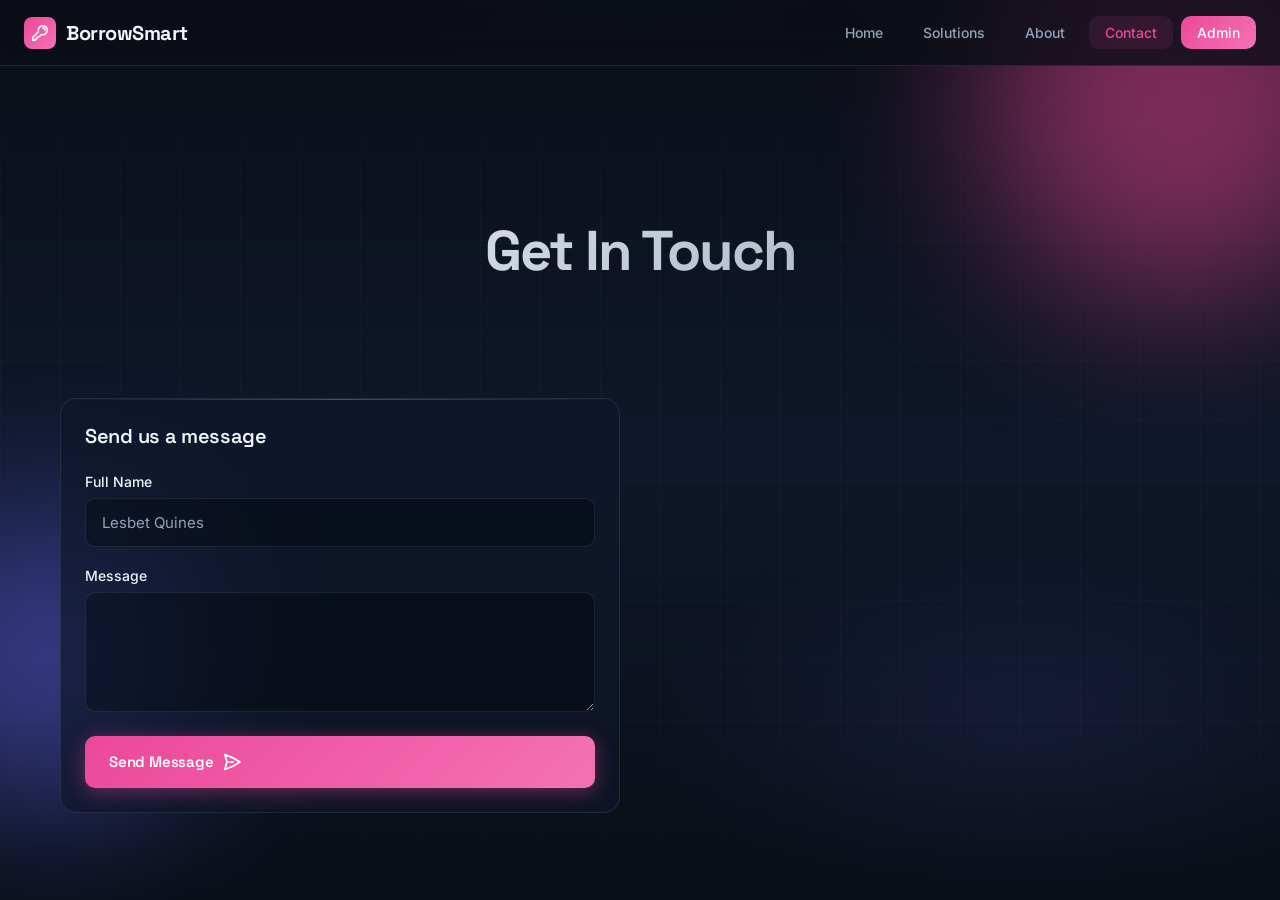
<file: contact.html>
<!DOCTYPE html>
<html>
<head>
<meta name="viewport" content="width=device-width, initial-scale=1">
<title>Contact Us - BorrowSmart</title>
<link rel="preconnect" href="https://fonts.googleapis.com">
<link rel="preconnect" href="https://fonts.gstatic.com" crossorigin>
<link href="https://fonts.googleapis.com/css2?family=Space+Grotesk:wght@300;400;500;600;700&family=Inter:wght@300;400;500;600&display=swap" rel="stylesheet">
<link rel="stylesheet" href="style.css">
</head>
<body>
<div class="bg-layer">
  <div class="bg-gradient"></div>
  <div class="bg-grid"></div>
  <div class="bg-orb bg-orb-1"></div>
  <div class="bg-orb bg-orb-2"></div>
</div>

<header class="header">
  <a href="index.html" class="logo">
    <div class="logo-icon">
      <svg xmlns="http://www.w3.org/2000/svg" fill="none" viewBox="0 0 24 24" stroke-width="2" stroke="currentColor">
        <path stroke-linecap="round" stroke-linejoin="round" d="M15.75 5.25a3 3 0 013 3m3 0a6 6 0 01-7.029 5.912c-.563-.097-1.159.026-1.563.43L10.5 17.25H8.25v2.25H6v2.25H2.25v-2.818c0-.597.237-1.17.659-1.591l6.499-6.499c.404-.404.527-1 .43-1.563A6 6 0 1121.75 8.25z" />
      </svg>
    </div>
    BorrowSmart
  </a>
  <button class="mobile-menu-btn" aria-label="Toggle menu">
    <svg xmlns="http://www.w3.org/2000/svg" fill="none" viewBox="0 0 24 24" stroke-width="2" stroke="currentColor">
      <path stroke-linecap="round" stroke-linejoin="round" d="M3.75 6.75h16.5M3.75 12h16.5m-16.5 5.25h16.5" />
    </svg>
  </button>
  <nav class="nav-links">
    <a href="index.html">Home</a>
    <a href="solutions.html">Solutions</a>
    <a href="about.html">About</a>
    <a href="contact.html" class="active">Contact</a>
    <a href="admin_message.html" class="nav-admin">Admin</a>
  </nav>
</header>

<div class="mobile-nav">
  <a href="index.html">Home</a>
  <a href="solutions.html">Solutions</a>
  <a href="about.html">About</a>
  <a href="contact.html" class="active">Contact</a>
  <a href="admin_message.html">Admin</a>
</div>

<div class="container container-wide">
  <div class="page-hero">
    <h1>Get In Touch</h1>
  </div>

  <div class="contact-grid">
    <div class="card animate-in animate-in-1">
      <h3 style="font-family: 'Space Grotesk', sans-serif; font-size: 20px; margin-bottom: 24px;">Send us a message</h3>
      <form id="contactForm" onsubmit="handleSubmit(event)">
        <div class="form-group">
          <label for="name">Full Name</label>
          <input type="text" id="name" placeholder="Lesbet Quines" required>
        </div>
        <div class="form-group">
          <label for="message">Message</label>
          <textarea id="message" placeholder="" required></textarea>
        </div>
        <button type="submit" class="btn-primary" style="width: 100%;">
          Send Message
          <svg xmlns="http://www.w3.org/2000/svg" fill="none" viewBox="0 0 24 24" stroke-width="2" stroke="currentColor" style="width: 20px; height: 20px;">
            <path stroke-linecap="round" stroke-linejoin="round" d="M6 12L3.269 3.126A59.768 59.768 0 0121.485 12 59.77 59.77 0 013.27 20.876L5.999 12zm0 0h7.5" />
          </svg>
        </button>
      </form>
    </div>
    
    </div>
  </div>
</div>

<!-- Success Popup -->
<div id="successPopup" class="popup">
  <div class="popupContent">
    <div style="width: 64px; height: 64px; background: rgba(16, 185, 129, 0.2); border-radius: 50%; display: flex; align-items: center; justify-content: center; margin: 0 auto 16px;">
      <svg xmlns="http://www.w3.org/2000/svg" fill="none" viewBox="0 0 24 24" stroke-width="2" stroke="var(--success)" style="width: 32px; height: 32px;">
        <path stroke-linecap="round" stroke-linejoin="round" d="M4.5 12.75l6 6 9-13.5" />
      </svg>
    </div>
    <h3>Message Sent</h3>
    <button class="btn-primary" style="width: 100%; margin-top: 20px;" onclick="closeSuccessPopup()">Got it</button>
  </div>
</div>

<script src="main.js"></script>
<script>
function handleSubmit(e) {
  e.preventDefault();
  
  const name = document.getElementById('name').value;
  const message = document.getElementById('message').value;
  
  // 1. Save message to localStorage for the Admin page
  const newMessage = {
    id: Date.now(),
    name: name,
    message: message,
    date: new Date().toLocaleString()
  };
  
  let messages = JSON.parse(localStorage.getItem('borrowSmartMessages')) || [];
  messages.unshift(newMessage); // Add to top of list
  localStorage.setItem('borrowSmartMessages', JSON.stringify(messages));

  // 2. Show UI Feedback
  document.getElementById('successPopup').classList.add('active');
  document.getElementById('contactForm').reset();
}

function closeSuccessPopup() {
  document.getElementById('successPopup').classList.remove('active');
}

// Close popup when clicking outside
document.getElementById('successPopup').addEventListener('click', function(e) {
  if (e.target === this) {
    closeSuccessPopup();
  }
});

// Keyboard accessibility
document.addEventListener('keydown', function(e) {
  if (e.key === 'Escape') {
    closeSuccessPopup();
  }
});
</script>
</body>
</html>
</file>
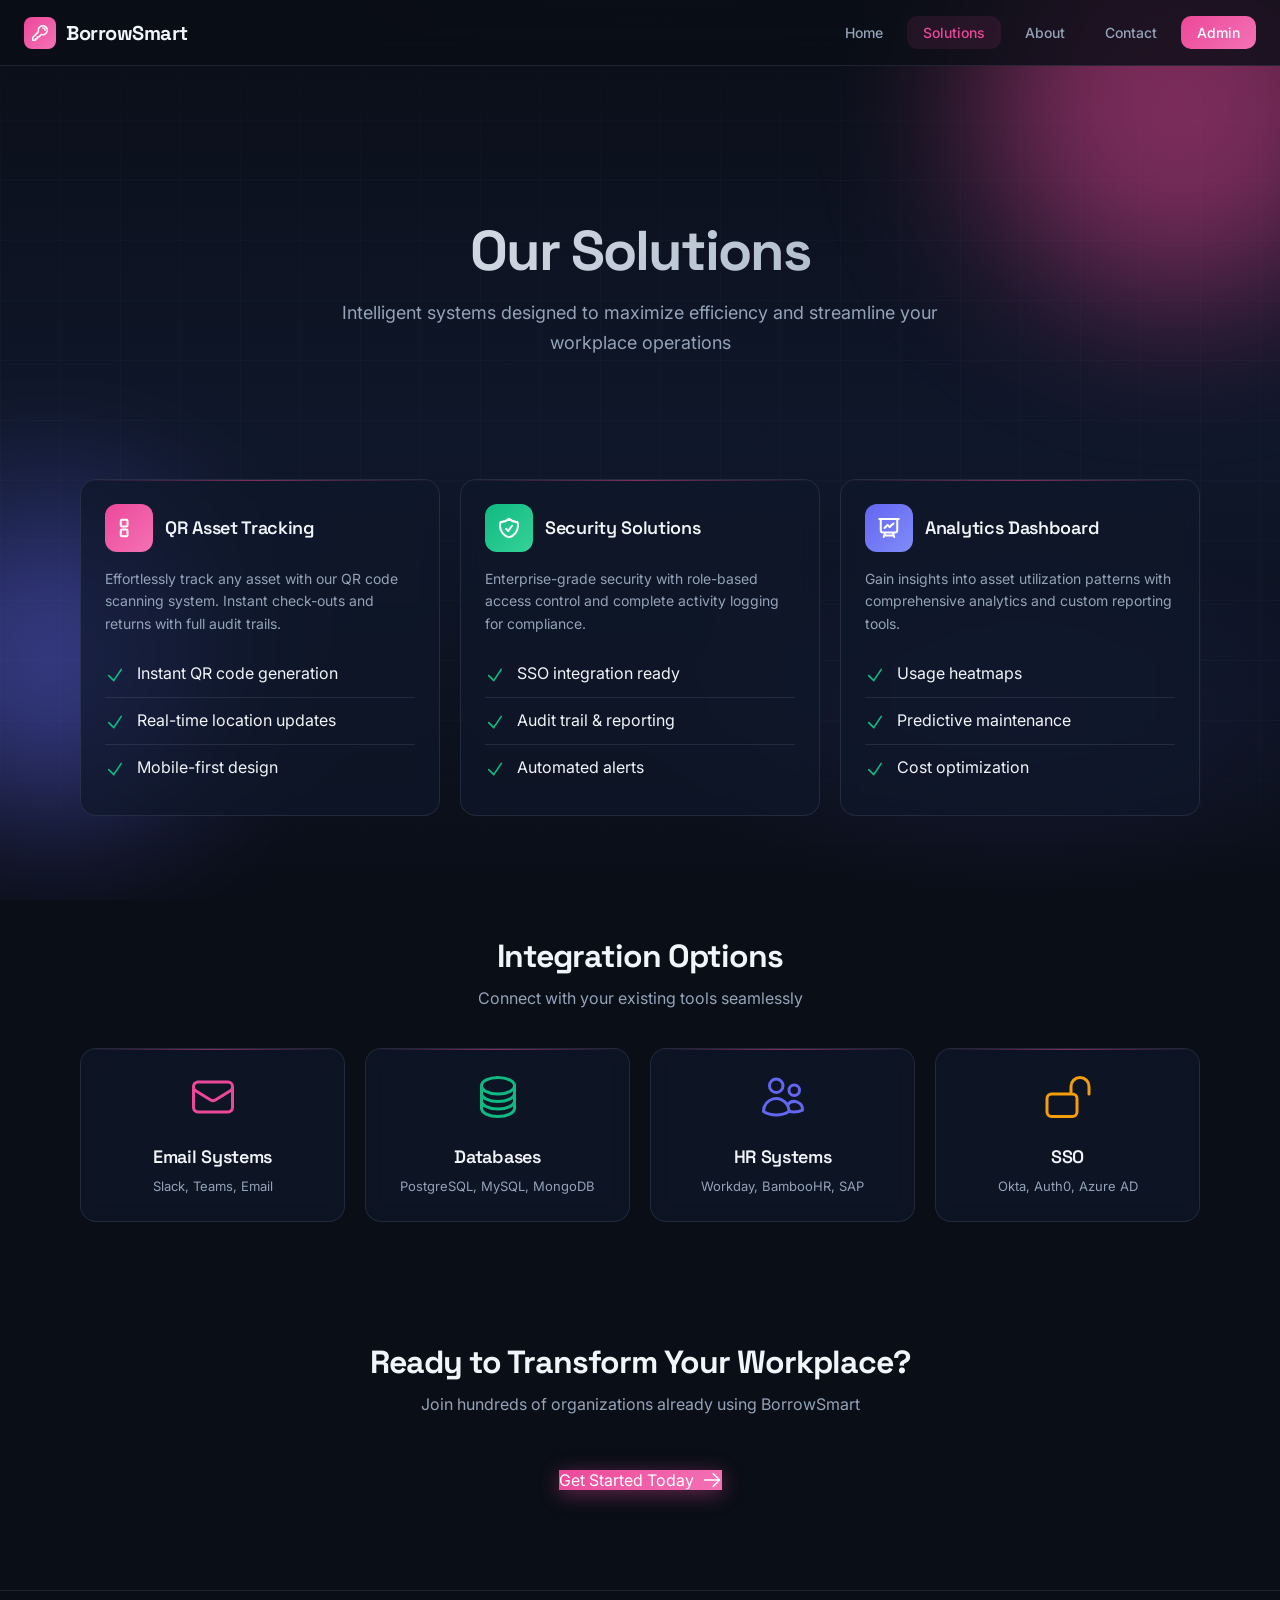
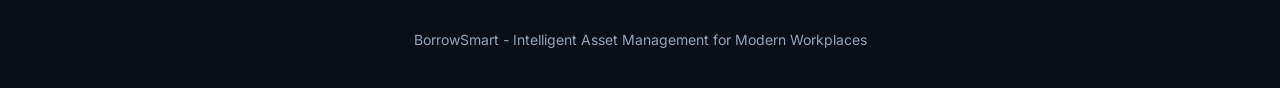
<file: solutions.html>
<!DOCTYPE html>
<html>
<head>
<meta name="viewport" content="width=device-width, initial-scale=1">
<title>Solutions - BorrowSmart</title>
<link rel="preconnect" href="https://fonts.googleapis.com">
<link rel="preconnect" href="https://fonts.gstatic.com" crossorigin>
<link href="https://fonts.googleapis.com/css2?family=Space+Grotesk:wght@300;400;500;600;700&family=Inter:wght@300;400;500;600&display=swap" rel="stylesheet">
<link rel="stylesheet" href="style.css">
</head>
<body>
<div class="bg-layer">
  <div class="bg-gradient"></div>
  <div class="bg-grid"></div>
  <div class="bg-orb bg-orb-1"></div>
  <div class="bg-orb bg-orb-2"></div>
</div>

<header class="header">
  <a href="index.html" class="logo">
    <div class="logo-icon">
      <svg xmlns="http://www.w3.org/2000/svg" fill="none" viewBox="0 0 24 24" stroke-width="2" stroke="currentColor">
        <path stroke-linecap="round" stroke-linejoin="round" d="M15.75 5.25a3 3 0 013 3m3 0a6 6 0 01-7.029 5.912c-.563-.097-1.159.026-1.563.43L10.5 17.25H8.25v2.25H6v2.25H2.25v-2.818c0-.597.237-1.17.659-1.591l6.499-6.499c.404-.404.527-1 .43-1.563A6 6 0 1121.75 8.25z" />
      </svg>
    </div>
    BorrowSmart
  </a>
  <button class="mobile-menu-btn" aria-label="Toggle menu">
    <svg xmlns="http://www.w3.org/2000/svg" fill="none" viewBox="0 0 24 24" stroke-width="2" stroke="currentColor">
      <path stroke-linecap="round" stroke-linejoin="round" d="M3.75 6.75h16.5M3.75 12h16.5m-16.5 5.25h16.5" />
    </svg>
  </button>
  <nav class="nav-links">
    <a href="index.html">Home</a>
    <a href="solutions.html" class="active">Solutions</a>
    <a href="about.html">About</a>
    <a href="contact.html">Contact</a>
    <a href="admin.html" class="nav-admin">Admin</a>
  </nav>
</header>

<div class="mobile-nav">
  <a href="index.html">Home</a>
  <a href="solutions.html" class="active">Solutions</a>
  <a href="about.html">About</a>
  <a href="contact.html">Contact</a>
  <a href="admin.html">Admin</a>
</div>

<div class="container container-wide">
  <div class="page-hero">
    <h1>Our Solutions</h1>
    <p>Intelligent systems designed to maximize efficiency and streamline your workplace operations</p>
  </div>

  <div class="section">
    <div class="grid-3">
      <div class="card animate-in animate-in-1">
        <div class="card-header">
          <div class="card-icon">
            <svg xmlns="http://www.w3.org/2000/svg" fill="none" viewBox="0 0 24 24" stroke-width="2" stroke="currentColor">
              <path stroke-linecap="round" stroke-linejoin="round" d="M3.75 4.875c0-.621.504-1.125 1.125-1.125h4.5c.621 0 1.125.504 1.125 1.125v4.5c0 .621-.504 1.125-1.125 1.125h-4.5A1.125 1.125 0 013.75 9.375v-4.5zM3.75 14.625c0-.621.504-1.125 1.125-1.125h4.5c.621 0 1.125.504 1.125 1.125v4.5c0 .621-.504 1.125-1.125 1.125h-4.5a1.125 1.125 0 01-1.125-1.125v-4.5z" />
            </svg>
          </div>
          <h3>QR Asset Tracking</h3>
        </div>
        <p>Effortlessly track any asset with our QR code scanning system. Instant check-outs and returns with full audit trails.</p>
        <ul class="feature-list" style="margin-top: 16px;">
          <li>
            <svg xmlns="http://www.w3.org/2000/svg" fill="none" viewBox="0 0 24 24" stroke-width="2" stroke="currentColor">
              <path stroke-linecap="round" stroke-linejoin="round" d="M4.5 12.75l6 6 9-13.5" />
            </svg>
            <span>Instant QR code generation</span>
          </li>
          <li>
            <svg xmlns="http://www.w3.org/2000/svg" fill="none" viewBox="0 0 24 24" stroke-width="2" stroke="currentColor">
              <path stroke-linecap="round" stroke-linejoin="round" d="M4.5 12.75l6 6 9-13.5" />
            </svg>
            <span>Real-time location updates</span>
          </li>
          <li>
            <svg xmlns="http://www.w3.org/2000/svg" fill="none" viewBox="0 0 24 24" stroke-width="2" stroke="currentColor">
              <path stroke-linecap="round" stroke-linejoin="round" d="M4.5 12.75l6 6 9-13.5" />
            </svg>
            <span>Mobile-first design</span>
          </li>
        </ul>
      </div>
      
      <div class="card animate-in animate-in-2">
        <div class="card-header">
          <div class="card-icon green">
            <svg xmlns="http://www.w3.org/2000/svg" fill="none" viewBox="0 0 24 24" stroke-width="2" stroke="currentColor">
              <path stroke-linecap="round" stroke-linejoin="round" d="M9 12.75L11.25 15 15 9.75m-3-7.036A11.959 11.959 0 013.598 6 11.99 11.99 0 003 9.749c0 5.592 3.824 10.29 9 11.623 5.176-1.332 9-6.03 9-11.622 0-1.31-.21-2.571-.598-3.751h-.152c-3.196 0-6.1-1.248-8.25-3.285z" />
            </svg>
          </div>
          <h3>Security Solutions</h3>
        </div>
        <p>Enterprise-grade security with role-based access control and complete activity logging for compliance.</p>
        <ul class="feature-list" style="margin-top: 16px;">
          <li>
            <svg xmlns="http://www.w3.org/2000/svg" fill="none" viewBox="0 0 24 24" stroke-width="2" stroke="currentColor">
              <path stroke-linecap="round" stroke-linejoin="round" d="M4.5 12.75l6 6 9-13.5" />
            </svg>
            <span>SSO integration ready</span>
          </li>
          <li>
            <svg xmlns="http://www.w3.org/2000/svg" fill="none" viewBox="0 0 24 24" stroke-width="2" stroke="currentColor">
              <path stroke-linecap="round" stroke-linejoin="round" d="M4.5 12.75l6 6 9-13.5" />
            </svg>
            <span>Audit trail & reporting</span>
          </li>
          <li>
            <svg xmlns="http://www.w3.org/2000/svg" fill="none" viewBox="0 0 24 24" stroke-width="2" stroke="currentColor">
              <path stroke-linecap="round" stroke-linejoin="round" d="M4.5 12.75l6 6 9-13.5" />
            </svg>
            <span>Automated alerts</span>
          </li>
        </ul>
      </div>
      
      <div class="card animate-in animate-in-3">
        <div class="card-header">
          <div class="card-icon purple">
            <svg xmlns="http://www.w3.org/2000/svg" fill="none" viewBox="0 0 24 24" stroke-width="2" stroke="currentColor">
              <path stroke-linecap="round" stroke-linejoin="round" d="M3.75 3v11.25A2.25 2.25 0 006 16.5h2.25M3.75 3h-1.5m1.5 0h16.5m0 0h1.5m-1.5 0v11.25A2.25 2.25 0 0118 16.5h-2.25m-7.5 0h7.5m-7.5 0l-1 3m8.5-3l1 3m0 0l.5 1.5m-.5-1.5h-9.5m0 0l-.5 1.5m.75-9l3-3 2.148 2.148A12.061 12.061 0 0116.5 7.605" />
            </svg>
          </div>
          <h3>Analytics Dashboard</h3>
        </div>
        <p>Gain insights into asset utilization patterns with comprehensive analytics and custom reporting tools.</p>
        <ul class="feature-list" style="margin-top: 16px;">
          <li>
            <svg xmlns="http://www.w3.org/2000/svg" fill="none" viewBox="0 0 24 24" stroke-width="2" stroke="currentColor">
              <path stroke-linecap="round" stroke-linejoin="round" d="M4.5 12.75l6 6 9-13.5" />
            </svg>
            <span>Usage heatmaps</span>
          </li>
          <li>
            <svg xmlns="http://www.w3.org/2000/svg" fill="none" viewBox="0 0 24 24" stroke-width="2" stroke="currentColor">
              <path stroke-linecap="round" stroke-linejoin="round" d="M4.5 12.75l6 6 9-13.5" />
            </svg>
            <span>Predictive maintenance</span>
          </li>
          <li>
            <svg xmlns="http://www.w3.org/2000/svg" fill="none" viewBox="0 0 24 24" stroke-width="2" stroke="currentColor">
              <path stroke-linecap="round" stroke-linejoin="round" d="M4.5 12.75l6 6 9-13.5" />
            </svg>
            <span>Cost optimization</span>
          </li>
        </ul>
      </div>
    </div>
  </div>

  <div class="section">
    <h2 class="section-title">Integration Options</h2>
    <p class="section-subtitle">Connect with your existing tools seamlessly</p>
    
    <div class="grid-4">
      <div class="card animate-in" style="text-align: center;">
        <div style="font-size: 48px; margin-bottom: 12px;">
          <svg xmlns="http://www.w3.org/2000/svg" width="48" height="48" fill="none" viewBox="0 0 24 24" stroke-width="1.5" stroke="var(--accent)" style="margin: 0 auto;">
            <path stroke-linecap="round" stroke-linejoin="round" d="M21.75 6.75v10.5a2.25 2.25 0 01-2.25 2.25h-15a2.25 2.25 0 01-2.25-2.25V6.75m19.5 0A2.25 2.25 0 0019.5 4.5h-15a2.25 2.25 0 00-2.25 2.25m19.5 0v.243a2.25 2.25 0 01-1.07 1.916l-7.5 4.615a2.25 2.25 0 01-2.36 0L3.32 8.91a2.25 2.25 0 01-1.07-1.916V6.75" />
          </svg>
        </div>
        <h3>Email Systems</h3>
        <p style="font-size: 13px; margin-top: 8px;">Slack, Teams, Email</p>
      </div>
      
      <div class="card animate-in" style="text-align: center;">
        <div style="font-size: 48px; margin-bottom: 12px;">
          <svg xmlns="http://www.w3.org/2000/svg" width="48" height="48" fill="none" viewBox="0 0 24 24" stroke-width="1.5" stroke="var(--success)" style="margin: 0 auto;">
            <path stroke-linecap="round" stroke-linejoin="round" d="M20.25 6.375c0 2.278-3.694 4.125-8.25 4.125S3.75 8.653 3.75 6.375m16.5 0c0-2.278-3.694-4.125-8.25-4.125S3.75 4.097 3.75 6.375m16.5 0v11.25c0 2.278-3.694 4.125-8.25 4.125s-8.25-1.847-8.25-4.125V6.375m16.5 0v3.75m-16.5-3.75v3.75m16.5 0v3.75C20.25 16.153 16.556 18 12 18s-8.25-1.847-8.25-4.125v-3.75m16.5 0c0 2.278-3.694 4.125-8.25 4.125s-8.25-1.847-8.25-4.125" />
          </svg>
        </div>
        <h3>Databases</h3>
        <p style="font-size: 13px; margin-top: 8px;">PostgreSQL, MySQL, MongoDB</p>
      </div>
      
      <div class="card animate-in" style="text-align: center;">
        <div style="font-size: 48px; margin-bottom: 12px;">
          <svg xmlns="http://www.w3.org/2000/svg" width="48" height="48" fill="none" viewBox="0 0 24 24" stroke-width="1.5" stroke="#6366f1" style="margin: 0 auto;">
            <path stroke-linecap="round" stroke-linejoin="round" d="M15 19.128a9.38 9.38 0 002.625.372 9.337 9.337 0 004.121-.952 4.125 4.125 0 00-7.533-2.493M15 19.128v-.003c0-1.113-.285-2.16-.786-3.07M15 19.128v.106A12.318 12.318 0 018.624 21c-2.331 0-4.512-.645-6.374-1.766l-.001-.109a6.375 6.375 0 0111.964-3.07M12 6.375a3.375 3.375 0 11-6.75 0 3.375 3.375 0 016.75 0zm8.25 2.25a2.625 2.625 0 11-5.25 0 2.625 2.625 0 015.25 0z" />
          </svg>
        </div>
        <h3>HR Systems</h3>
        <p style="font-size: 13px; margin-top: 8px;">Workday, BambooHR, SAP</p>
      </div>
      
      <div class="card animate-in" style="text-align: center;">
        <div style="font-size: 48px; margin-bottom: 12px;">
          <svg xmlns="http://www.w3.org/2000/svg" width="48" height="48" fill="none" viewBox="0 0 24 24" stroke-width="1.5" stroke="var(--warning)" style="margin: 0 auto;">
            <path stroke-linecap="round" stroke-linejoin="round" d="M13.5 10.5V6.75a4.5 4.5 0 119 0v3.75M3.75 21.75h10.5a2.25 2.25 0 002.25-2.25v-6.75a2.25 2.25 0 00-2.25-2.25H3.75a2.25 2.25 0 00-2.25 2.25v6.75a2.25 2.25 0 002.25 2.25z" />
          </svg>
        </div>
        <h3>SSO</h3>
        <p style="font-size: 13px; margin-top: 8px;">Okta, Auth0, Azure AD</p>
      </div>
    </div>
  </div>

  <div class="section" style="text-align: center;">
    <h2 class="section-title">Ready to Transform Your Workplace?</h2>
    <p class="section-subtitle">Join hundreds of organizations already using BorrowSmart</p>
    <a href="contact.html" class="btn-primary" style="display: inline-flex; text-decoration: none; margin-top: 16px;">
      Get Started Today
      <svg xmlns="http://www.w3.org/2000/svg" fill="none" viewBox="0 0 24 24" stroke-width="2" stroke="currentColor" style="width: 20px; height: 20px;">
        <path stroke-linecap="round" stroke-linejoin="round" d="M13.5 4.5L21 12m0 0l-7.5 7.5M21 12H3" />
      </svg>
    </a>
  </div>
</div>

<div class="footer">
  <p>BorrowSmart - Intelligent Asset Management for Modern Workplaces</p>
</div>

<script src="main.js"></script>
</body>
</html>
</file>
<file: style.css>
:root {
  --bg-dark: #0a0e17;
  --bg-card: rgba(15, 23, 42, 0.7);
  --fg: #f1f5f9;
  --fg-muted: #94a3b8;
  --accent: #ec4899;
  --accent-glow: rgba(236, 72, 153, 0.4);
  --accent-secondary: #f472b6;
  --success: #10b981;
  --success-glow: rgba(16, 185, 129, 0.4);
  --danger: #ef4444;
  --danger-glow: rgba(239, 68, 68, 0.4);
  --warning: #f59e0b;
  --warning-glow: rgba(245, 158, 11, 0.4);
  --border: rgba(148, 163, 184, 0.15);
  --glass: rgba(255, 255, 255, 0.03);
  --radius: 16px;
  --radius-sm: 10px;
}

* {
  margin: 0;
  padding: 0;
  box-sizing: border-box;
}

body {
  font-family: 'Inter', sans-serif;
  background: var(--bg-dark);
  color: var(--fg);
  min-height: 100vh;
  overflow-x: hidden;
  position: relative;
}

/* Animated background */
.bg-layer {
  position: fixed;
  inset: 0;
  z-index: -1;
  overflow: hidden;
}

.bg-gradient {
  position: absolute;
  inset: 0;
  background: 
    radial-gradient(ellipse 80% 50% at 50% -20%, rgba(236, 72, 153, 0.15) 0%, transparent 50%),
    radial-gradient(ellipse 60% 40% at 80% 80%, rgba(99, 102, 241, 0.1) 0%, transparent 50%),
    linear-gradient(180deg, #0a0e17 0%, #0f172a 50%, #0a0e17 100%);
}

.bg-grid {
  position: absolute;
  inset: 0;
  background-image: 
    linear-gradient(rgba(148, 163, 184, 0.03) 1px, transparent 1px),
    linear-gradient(90deg, rgba(148, 163, 184, 0.03) 1px, transparent 1px);
  background-size: 60px 60px;
  mask-image: linear-gradient(180deg, transparent, black 20%, black 80%, transparent);
}

.bg-orb {
  position: absolute;
  border-radius: 50%;
  filter: blur(80px);
  opacity: 0.5;
  animation: float 20s ease-in-out infinite;
}

.bg-orb-1 {
  width: 400px;
  height: 400px;
  background: var(--accent);
  top: -100px;
  right: -100px;
  animation-delay: 0s;
}

.bg-orb-2 {
  width: 300px;
  height: 300px;
  background: #6366f1;
  bottom: 10%;
  left: -100px;
  animation-delay: -7s;
}

@keyframes float {
  0%, 100% { transform: translate(0, 0) scale(1); }
  33% { transform: translate(30px, -30px) scale(1.05); }
  66% { transform: translate(-20px, 20px) scale(0.95); }
}

/* Header */
.header {
  position: fixed;
  top: 0;
  left: 0;
  right: 0;
  z-index: 100;
  padding: 16px 24px;
  background: rgba(10, 14, 23, 0.8);
  backdrop-filter: blur(20px);
  border-bottom: 1px solid var(--border);
  display: flex;
  justify-content: space-between;
  align-items: center;
}

.logo {
  font-family: 'Space Grotesk', sans-serif;
  font-weight: 700;
  font-size: 20px;
  letter-spacing: -0.5px;
  display: flex;
  align-items: center;
  gap: 10px;
  color: var(--fg);
  text-decoration: none;
}

.logo-icon {
  width: 32px;
  height: 32px;
  background: linear-gradient(135deg, var(--accent) 0%, var(--accent-secondary) 100%);
  border-radius: 8px;
  display: flex;
  align-items: center;
  justify-content: center;
}

.logo-icon svg {
  width: 18px;
  height: 18px;
  stroke: white;
}

.nav-links {
  display: flex;
  gap: 8px;
  align-items: center;
}

.nav-links a {
  color: var(--fg-muted);
  text-decoration: none;
  font-size: 14px;
  font-weight: 500;
  padding: 8px 16px;
  border-radius: var(--radius-sm);
  transition: all 0.2s ease;
}

.nav-links a:hover {
  color: var(--fg);
  background: rgba(255, 255, 255, 0.05);
}

.nav-links a.active {
  color: var(--accent);
  background: rgba(236, 72, 153, 0.1);
}

.nav-links a.nav-admin {
  background: linear-gradient(135deg, var(--accent) 0%, var(--accent-secondary) 100%);
  color: white;
}

.nav-links a.nav-admin:hover {
  box-shadow: 0 4px 20px var(--accent-glow);
  transform: translateY(-1px);
}

/* Mobile menu */
.mobile-menu-btn {
  display: none;
  background: rgba(255, 255, 255, 0.05);
  border: 1px solid var(--border);
  border-radius: var(--radius-sm);
  padding: 8px;
  cursor: pointer;
  color: var(--fg);
}

.mobile-menu-btn svg {
  width: 24px;
  height: 24px;
}

.mobile-nav {
  display: none;
  position: fixed;
  top: 65px;
  left: 0;
  right: 0;
  background: rgba(10, 14, 23, 0.95);
  backdrop-filter: blur(20px);
  border-bottom: 1px solid var(--border);
  padding: 16px;
  flex-direction: column;
  gap: 8px;
  z-index: 99;
  transform: translateY(-100%);
  opacity: 0;
  transition: all 0.3s ease;
}

.mobile-nav.active {
  transform: translateY(0);
  opacity: 1;
}

.mobile-nav a {
  color: var(--fg-muted);
  text-decoration: none;
  font-size: 16px;
  font-weight: 500;
  padding: 12px 16px;
  border-radius: var(--radius-sm);
  transition: all 0.2s ease;
}

.mobile-nav a:hover,
.mobile-nav a.active {
  color: var(--fg);
  background: rgba(255, 255, 255, 0.05);
}

/* Main container */
.container {
  max-width: 480px;
  margin: 0 auto;
  padding: 120px 20px 40px;
  min-height: 100vh;
  display: flex;
  flex-direction: column;
}

.container-wide {
  max-width: 1200px;
}

/* Hero section */
.hero {
  text-align: center;
  margin-bottom: 32px;
  animation: fadeInUp 0.8s ease-out;
}

.hero h1 {
  font-family: 'Space Grotesk', sans-serif;
  font-size: clamp(28px, 6vw, 36px);
  font-weight: 700;
  letter-spacing: -1px;
  line-height: 1.2;
  margin-bottom: 12px;
  background: linear-gradient(135deg, var(--fg) 0%, var(--fg-muted) 100%);
  -webkit-background-clip: text;
  -webkit-text-fill-color: transparent;
  background-clip: text;
}

.hero p {
  color: var(--fg-muted);
  font-size: 15px;
  line-height: 1.6;
}

/* Page hero */
.page-hero {
  text-align: center;
  padding: 100px 20px 60px;
  animation: fadeInUp 0.8s ease-out;
}

.page-hero h1 {
  font-family: 'Space Grotesk', sans-serif;
  font-size: clamp(36px, 8vw, 56px);
  font-weight: 700;
  letter-spacing: -2px;
  line-height: 1.1;
  margin-bottom: 16px;
  background: linear-gradient(135deg, var(--fg) 0%, var(--fg-muted) 100%);
  -webkit-background-clip: text;
  -webkit-text-fill-color: transparent;
  background-clip: text;
}

.page-hero p {
  color: var(--fg-muted);
  font-size: 18px;
  line-height: 1.7;
  max-width: 600px;
  margin: 0 auto;
}

/* Login section */
#login {
  margin-bottom: 24px;
}

#login iframe {
  border-radius: var(--radius-sm) !important;
}

#userInfo {
  background: var(--bg-card);
  border: 1px solid var(--border);
  border-radius: var(--radius);
  padding: 16px 20px;
  margin-bottom: 24px;
  font-size: 14px;
  color: var(--fg-muted);
  backdrop-filter: blur(10px);
  text-align: center;
  animation: fadeInUp 0.8s ease-out 0.1s both;
}

#userInfo:empty {
  display: none;
}

/* Cards */
.card {
  background: var(--bg-card);
  border: 1px solid var(--border);
  border-radius: var(--radius);
  padding: 24px;
  backdrop-filter: blur(10px);
  position: relative;
  overflow: hidden;
  transition: all 0.3s ease;
}

.card::before {
  content: '';
  position: absolute;
  top: 0;
  left: 0;
  right: 0;
  height: 1px;
  background: linear-gradient(90deg, transparent, rgba(236, 72, 153, 0.5), transparent);
}

.card:hover {
  border-color: rgba(236, 72, 153, 0.3);
  transform: translateY(-2px);
}

.card-header {
  display: flex;
  align-items: center;
  gap: 12px;
  margin-bottom: 16px;
}

.card-icon {
  width: 48px;
  height: 48px;
  background: linear-gradient(135deg, var(--accent) 0%, var(--accent-secondary) 100%);
  border-radius: 12px;
  display: flex;
  align-items: center;
  justify-content: center;
  flex-shrink: 0;
}

.card-icon svg {
  width: 24px;
  height: 24px;
  stroke: white;
}

.card-icon.green {
  background: linear-gradient(135deg, var(--success) 0%, #34d399 100%);
}

.card-icon.purple {
  background: linear-gradient(135deg, #6366f1 0%, #818cf8 100%);
}

.card-icon.orange {
  background: linear-gradient(135deg, var(--warning) 0%, #fbbf24 100%);
}

.card h3 {
  font-family: 'Space Grotesk', sans-serif;
  font-size: 18px;
  font-weight: 600;
  letter-spacing: -0.3px;
}

.card p {
  color: var(--fg-muted);
  font-size: 14px;
  line-height: 1.6;
}

/* Scanner card */
.scanner-card {
  background: var(--bg-card);
  border: 1px solid var(--border);
  border-radius: var(--radius);
  padding: 24px;
  backdrop-filter: blur(10px);
  animation: fadeInUp 0.8s ease-out 0.2s both;
  position: relative;
  overflow: hidden;
}

.scanner-card::before {
  content: '';
  position: absolute;
  top: 0;
  left: 0;
  right: 0;
  height: 1px;
  background: linear-gradient(90deg, transparent, rgba(236, 72, 153, 0.5), transparent);
}

.scanner-header {
  display: flex;
  align-items: center;
  gap: 12px;
  margin-bottom: 20px;
}

.scanner-icon {
  width: 40px;
  height: 40px;
  background: linear-gradient(135deg, var(--accent) 0%, var(--accent-secondary) 100%);
  border-radius: 10px;
  display: flex;
  align-items: center;
  justify-content: center;
  flex-shrink: 0;
}

.scanner-icon svg {
  width: 20px;
  height: 20px;
  stroke: white;
}

.scanner-title h2 {
  font-family: 'Space Grotesk', sans-serif;
  font-size: 18px;
  font-weight: 600;
  letter-spacing: -0.3px;
}

.scanner-title p {
  font-size: 13px;
  color: var(--fg-muted);
  margin-top: 2px;
}

#scanner {
  width: 100%;
  max-width: 100%;
  margin: 0;
  border-radius: var(--radius-sm);
  overflow: hidden;
  background: #000;
}

#scanner video {
  border-radius: var(--radius-sm);
}

#scanner img {
  border-radius: var(--radius-sm);
}

/* Scan result */
.scanResult {
  background: var(--bg-card);
  border: 1px solid var(--border);
  border-radius: var(--radius);
  padding: 20px 24px;
  margin-top: 20px;
  backdrop-filter: blur(10px);
  animation: fadeInUp 0.8s ease-out 0.3s both;
  position: relative;
  overflow: hidden;
}

.scanResult::before {
  content: '';
  position: absolute;
  top: 0;
  left: 0;
  right: 0;
  height: 1px;
  background: linear-gradient(90deg, transparent, rgba(16, 185, 129, 0.5), transparent);
}

.scanResult p {
  font-size: 12px;
  text-transform: uppercase;
  letter-spacing: 1px;
  color: var(--fg-muted);
  margin-bottom: 8px;
}

.scanResult h3 {
  font-family: 'Space Grotesk', sans-serif;
  font-size: 24px;
  font-weight: 600;
  letter-spacing: -0.5px;
  color: var(--success);
  transition: all 0.3s ease;
}

.scanResult h3.scanned {
  animation: pulse 0.5s ease;
}

@keyframes pulse {
  0%, 100% { transform: scale(1); }
  50% { transform: scale(1.05); }
}

/* Action buttons */
.actions {
  display: grid;
  grid-template-columns: 1fr 1fr;
  gap: 12px;
  margin-top: 20px;
  animation: fadeInUp 0.8s ease-out 0.4s both;
}

button {
  font-family: 'Space Grotesk', sans-serif;
  font-size: 15px;
  font-weight: 600;
  letter-spacing: -0.2px;
  padding: 16px 24px;
  border: none;
  border-radius: var(--radius-sm);
  cursor: pointer;
  transition: all 0.3s ease;
  position: relative;
  overflow: hidden;
}

button::before {
  content: '';
  position: absolute;
  inset: 0;
  background: linear-gradient(135deg, rgba(255,255,255,0.1) 0%, transparent 50%);
  opacity: 0;
  transition: opacity 0.3s ease;
}

button:hover::before {
  opacity: 1;
}

.borrowBtn {
  background: var(--success);
  color: white;
  box-shadow: 0 4px 20px var(--success-glow);
}

.borrowBtn:hover {
  transform: translateY(-2px);
  box-shadow: 0 8px 30px var(--success-glow);
}

.borrowBtn:active {
  transform: translateY(0);
}

.returnBtn {
  background: var(--danger);
  color: white;
  box-shadow: 0 4px 20px var(--danger-glow);
}

.returnBtn:hover {
  transform: translateY(-2px);
  box-shadow: 0 8px 30px var(--danger-glow);
}

.returnBtn:active {
  transform: translateY(0);
}

.btn-primary {
  background: linear-gradient(135deg, var(--accent) 0%, var(--accent-secondary) 100%);
  color: white;
  box-shadow: 0 4px 20px var(--accent-glow);
  display: inline-flex;
  align-items: center;
  gap: 8px;
}

.btn-primary:hover {
  transform: translateY(-2px);
  box-shadow: 0 8px 30px var(--accent-glow);
}

.btn-secondary {
  background: rgba(148, 163, 184, 0.2);
  color: var(--fg);
  border: 1px solid var(--border);
}

.btn-secondary:hover {
  background: rgba(148, 163, 184, 0.3);
  border-color: rgba(148, 163, 184, 0.4);
}

/* Status message */
#status {
  margin-top: 20px;
  padding: 14px 20px;
  border-radius: var(--radius-sm);
  font-size: 14px;
  font-weight: 500;
  text-align: center;
  animation: fadeInUp 0.3s ease;
  backdrop-filter: blur(10px);
}

#status:empty {
  display: none;
}

#status.success {
  background: rgba(16, 185, 129, 0.15);
  border: 1px solid rgba(16, 185, 129, 0.3);
  color: var(--success);
}

#status.error {
  background: rgba(239, 68, 68, 0.15);
  border: 1px solid rgba(239, 68, 68, 0.3);
  color: var(--danger);
}

#status.info {
  background: rgba(236, 72, 153, 0.15);
  border: 1px solid rgba(236, 72, 153, 0.3);
  color: var(--accent-secondary);
}

/* Popup */
.popup {
  display: none;
  position: fixed;
  inset: 0;
  z-index: 1000;
  align-items: center;
  justify-content: center;
  padding: 20px;
  background: rgba(0, 0, 0, 0.8);
  backdrop-filter: blur(8px);
  opacity: 0;
  transition: opacity 0.3s ease;
}

.popup.active {
  display: flex;
  opacity: 1;
}

.popupContent {
  background: linear-gradient(135deg, rgba(15, 23, 42, 0.95) 0%, rgba(30, 41, 59, 0.95) 100%);
  border: 1px solid var(--border);
  border-radius: var(--radius);
  padding: 32px;
  max-width: 360px;
  width: 100%;
  text-align: center;
  transform: scale(0.9) translateY(20px);
  transition: transform 0.3s ease;
  position: relative;
  overflow: hidden;
}

.popupContent::before {
  content: '';
  position: absolute;
  top: 0;
  left: 0;
  right: 0;
  height: 1px;
  background: linear-gradient(90deg, transparent, var(--accent), transparent);
}

.popup.active .popupContent {
  transform: scale(1) translateY(0);
}

.popupContent h3 {
  font-family: 'Space Grotesk', sans-serif;
  font-size: 22px;
  font-weight: 600;
  letter-spacing: -0.5px;
  margin-bottom: 12px;
}

.popupContent p {
  color: var(--fg-muted);
  font-size: 15px;
  margin-bottom: 8px;
}

.popupContent span {
  color: var(--accent);
  font-weight: 600;
}

.popup-buttons {
  display: grid;
  grid-template-columns: 1fr 1fr;
  gap: 12px;
  margin-top: 24px;
}

.popup-buttons button {
  padding: 14px 20px;
}

.popup-buttons button:first-child {
  background: rgba(148, 163, 184, 0.2);
  color: var(--fg-muted);
  box-shadow: none;
}

.popup-buttons button:first-child:hover {
  background: rgba(148, 163, 184, 0.3);
  color: var(--fg);
}

.popup-buttons button:last-child {
  background: var(--accent);
  box-shadow: 0 4px 20px var(--accent-glow);
}

.popup-buttons button:last-child:hover {
  box-shadow: 0 8px 30px var(--accent-glow);
}

/* Grid layouts */
.grid-2 {
  display: grid;
  grid-template-columns: repeat(2, 1fr);
  gap: 20px;
}

.grid-3 {
  display: grid;
  grid-template-columns: repeat(3, 1fr);
  gap: 20px;
}

.grid-4 {
  display: grid;
  grid-template-columns: repeat(4, 1fr);
  gap: 20px;
}

/* Section */
.section {
  padding: 60px 20px;
}

.section-title {
  font-family: 'Space Grotesk', sans-serif;
  font-size: clamp(24px, 5vw, 32px);
  font-weight: 700;
  letter-spacing: -1px;
  margin-bottom: 12px;
  text-align: center;
}

.section-subtitle {
  color: var(--fg-muted);
  font-size: 16px;
  text-align: center;
  margin-bottom: 40px;
  max-width: 500px;
  margin-left: auto;
  margin-right: auto;
}

/* Stats */
.stats-grid {
  display: grid;
  grid-template-columns: repeat(4, 1fr);
  gap: 20px;
  margin-top: 40px;
}

.stat-card {
  background: var(--bg-card);
  border: 1px solid var(--border);
  border-radius: var(--radius);
  padding: 24px;
  text-align: center;
  backdrop-filter: blur(10px);
  position: relative;
  overflow: hidden;
}

.stat-card::before {
  content: '';
  position: absolute;
  top: 0;
  left: 0;
  right: 0;
  height: 1px;
  background: linear-gradient(90deg, transparent, rgba(236, 72, 153, 0.5), transparent);
}

.stat-value {
  font-family: 'Space Grotesk', sans-serif;
  font-size: 36px;
  font-weight: 700;
  color: var(--accent);
  margin-bottom: 4px;
}

.stat-label {
  font-size: 13px;
  color: var(--fg-muted);
  text-transform: uppercase;
  letter-spacing: 1px;
}

/* Table */
.table-container {
  background: var(--bg-card);
  border: 1px solid var(--border);
  border-radius: var(--radius);
  overflow: hidden;
  backdrop-filter: blur(10px);
}

table {
  width: 100%;
  border-collapse: collapse;
}

th, td {
  padding: 16px 20px;
  text-align: left;
}

th {
  font-family: 'Space Grotesk', sans-serif;
  font-size: 12px;
  font-weight: 600;
  text-transform: uppercase;
  letter-spacing: 1px;
  color: var(--fg-muted);
  background: rgba(0, 0, 0, 0.2);
  border-bottom: 1px solid var(--border);
}

td {
  font-size: 14px;
  border-bottom: 1px solid var(--border);
}

tr:last-child td {
  border-bottom: none;
}

tr:hover td {
  background: rgba(236, 72, 153, 0.05);
}

/* Badge */
.badge {
  display: inline-flex;
  align-items: center;
  padding: 4px 10px;
  border-radius: 20px;
  font-size: 12px;
  font-weight: 600;
}

.badge-success {
  background: rgba(16, 185, 129, 0.2);
  color: var(--success);
}

.badge-danger {
  background: rgba(239, 68, 68, 0.2);
  color: var(--danger);
}

.badge-warning {
  background: rgba(245, 158, 11, 0.2);
  color: var(--warning);
}

.badge-info {
  background: rgba(236, 72, 153, 0.2);
  color: var(--accent-secondary);
}

/* Form elements */
.form-group {
  margin-bottom: 20px;
}

.form-group label {
  display: block;
  font-size: 14px;
  font-weight: 500;
  margin-bottom: 8px;
  color: var(--fg);
}

.form-group input,
.form-group textarea,
.form-group select {
  width: 100%;
  padding: 14px 16px;
  background: rgba(0, 0, 0, 0.3);
  border: 1px solid var(--border);
  border-radius: var(--radius-sm);
  color: var(--fg);
  font-family: 'Inter', sans-serif;
  font-size: 15px;
  transition: all 0.3s ease;
}

.form-group input:focus,
.form-group textarea:focus,
.form-group select:focus {
  outline: none;
  border-color: var(--accent);
  box-shadow: 0 0 0 3px var(--accent-glow);
}

.form-group input::placeholder,
.form-group textarea::placeholder {
  color: var(--fg-muted);
}

.form-group textarea {
  min-height: 120px;
  resize: vertical;
}

/* Feature list */
.feature-list {
  list-style: none;
  padding: 0;
}

.feature-list li {
  display: flex;
  align-items: flex-start;
  gap: 12px;
  padding: 12px 0;
  border-bottom: 1px solid var(--border);
}

.feature-list li:last-child {
  border-bottom: none;
}

.feature-list svg {
  width: 20px;
  height: 20px;
  stroke: var(--success);
  flex-shrink: 0;
  margin-top: 2px;
}

/* Team grid */
.team-grid {
  display: grid;
  grid-template-columns: repeat(3, 1fr);
  gap: 24px;
}

.team-card {
  background: var(--bg-card);
  border: 1px solid var(--border);
  border-radius: var(--radius);
  padding: 32px 24px;
  text-align: center;
  backdrop-filter: blur(10px);
  transition: all 0.3s ease;
}

.team-card:hover {
  transform: translateY(-4px);
  border-color: rgba(236, 72, 153, 0.3);
}

.team-avatar {
  width: 80px;
  height: 80px;
  border-radius: 50%;
  background: linear-gradient(135deg, var(--accent) 0%, var(--accent-secondary) 100%);
  margin: 0 auto 16px;
  display: flex;
  align-items: center;
  justify-content: center;
  font-family: 'Space Grotesk', sans-serif;
  font-size: 28px;
  font-weight: 700;
  color: white;
}

.team-card h4 {
  font-family: 'Space Grotesk', sans-serif;
  font-size: 18px;
  font-weight: 600;
  margin-bottom: 4px;
}

.team-card .role {
  color: var(--accent);
  font-size: 13px;
  font-weight: 500;
  margin-bottom: 12px;
}

.team-card p {
  color: var(--fg-muted);
  font-size: 14px;
  line-height: 1.6;
}

/* Contact info */
.contact-grid {
  display: grid;
  grid-template-columns: 1fr 1fr;
  gap: 40px;
  margin-top: 40px;
}

.contact-info {
  display: flex;
  flex-direction: column;
  gap: 24px;
}

.contact-item {
  display: flex;
  align-items: flex-start;
  gap: 16px;
}

.contact-item-icon {
  width: 48px;
  height: 48px;
  background: linear-gradient(135deg, var(--accent) 0%, var(--accent-secondary) 100%);
  border-radius: 12px;
  display: flex;
  align-items: center;
  justify-content: center;
  flex-shrink: 0;
}

.contact-item-icon svg {
  width: 24px;
  height: 24px;
  stroke: white;
}

.contact-item h4 {
  font-family: 'Space Grotesk', sans-serif;
  font-size: 16px;
  font-weight: 600;
  margin-bottom: 4px;
}

.contact-item p {
  color: var(--fg-muted);
  font-size: 14px;
}

/* Footer */
.footer {
  margin-top: auto;
  padding: 40px 20px;
  border-top: 1px solid var(--border);
  text-align: center;
}

.footer p {
  color: var(--fg-muted);
  font-size: 14px;
}

/* Animations */
@keyframes fadeInUp {
  from {
    opacity: 0;
    transform: translateY(20px);
  }
  to {
    opacity: 1;
    transform: translateY(0);
  }
}

.animate-in {
  animation: fadeInUp 0.6s ease-out both;
}

.animate-in-1 { animation-delay: 0.1s; }
.animate-in-2 { animation-delay: 0.2s; }
.animate-in-3 { animation-delay: 0.3s; }
.animate-in-4 { animation-delay: 0.4s; }

/* Focus states */
button:focus-visible,
a:focus-visible,
input:focus-visible,
textarea:focus-visible,
select:focus-visible {
  outline: 2px solid var(--accent);
  outline-offset: 2px;
}

/* Reduced motion */
@media (prefers-reduced-motion: reduce) {
  *, *::before, *::after {
    animation-duration: 0.01ms !important;
    animation-iteration-count: 1 !important;
    transition-duration: 0.01ms !important;
  }
}

/* Responsive */
@media (max-width: 1024px) {
  .grid-4 {
    grid-template-columns: repeat(2, 1fr);
  }
  
  .stats-grid {
    grid-template-columns: repeat(2, 1fr);
  }
  
  .team-grid {
    grid-template-columns: repeat(2, 1fr);
  }
}

@media (max-width: 768px) {
  .header {
    padding: 12px 16px;
  }
  
  .nav-links {
    display: none;
  }
  
  .mobile-menu-btn {
    display: block;
  }
  
  .mobile-nav.active {
    display: flex;
  }
  
  .container {
    padding: 100px 16px 32px;
  }
  
  .scanner-card {
    padding: 20px;
  }
  
  .actions {
    grid-template-columns: 1fr;
  }
  
  .popupContent {
    padding: 24px;
  }
  
  .popup-buttons {
    grid-template-columns: 1fr;
  }
  
  .grid-3 {
    grid-template-columns: 1fr;
  }
  
  .contact-grid {
    grid-template-columns: 1fr;
  }
}

@media (max-width: 480px) {
  .grid-2 {
    grid-template-columns: 1fr;
  }
  
  .grid-4 {
    grid-template-columns: 1fr;
  }
  
  .stats-grid {
    grid-template-columns: 1fr;
  }
  
  .team-grid {
    grid-template-columns: 1fr;
  }
  
  th, td {
    padding: 12px 16px;
    font-size: 13px;
  }
}
</file>
